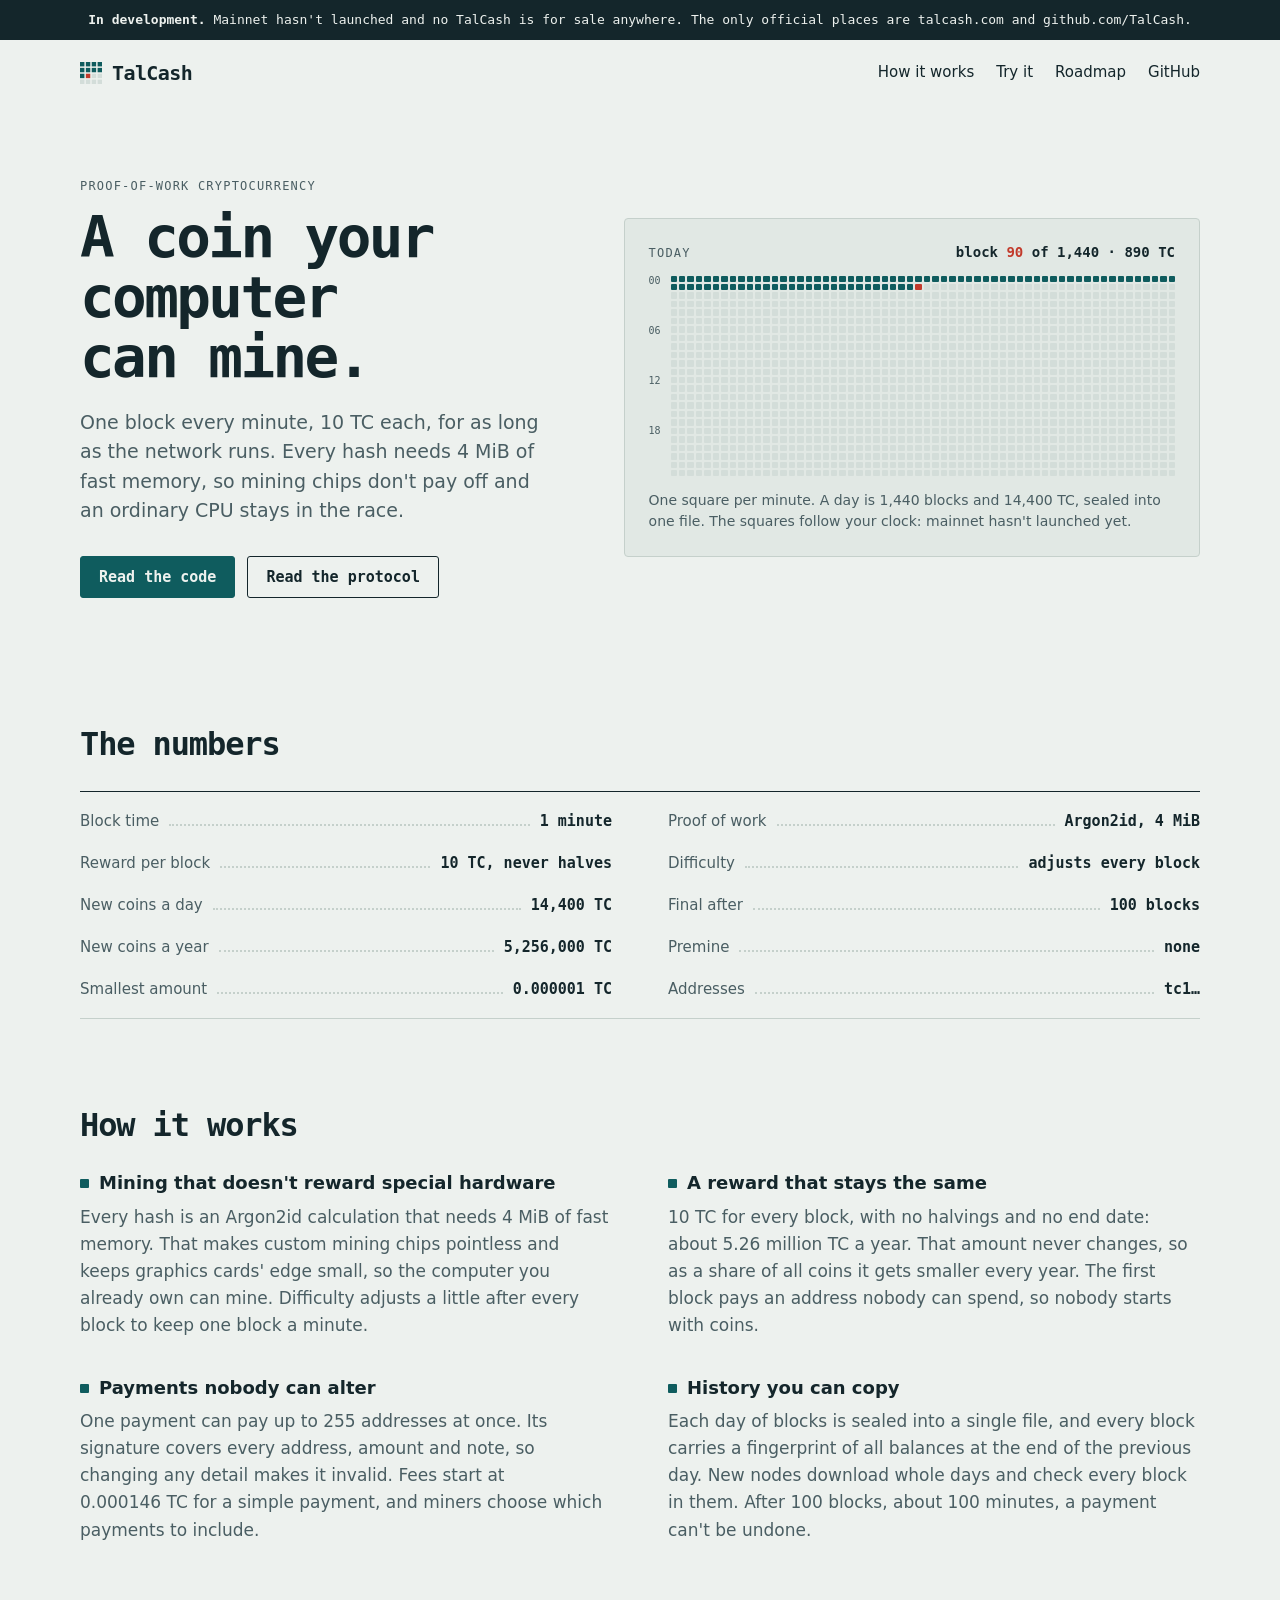
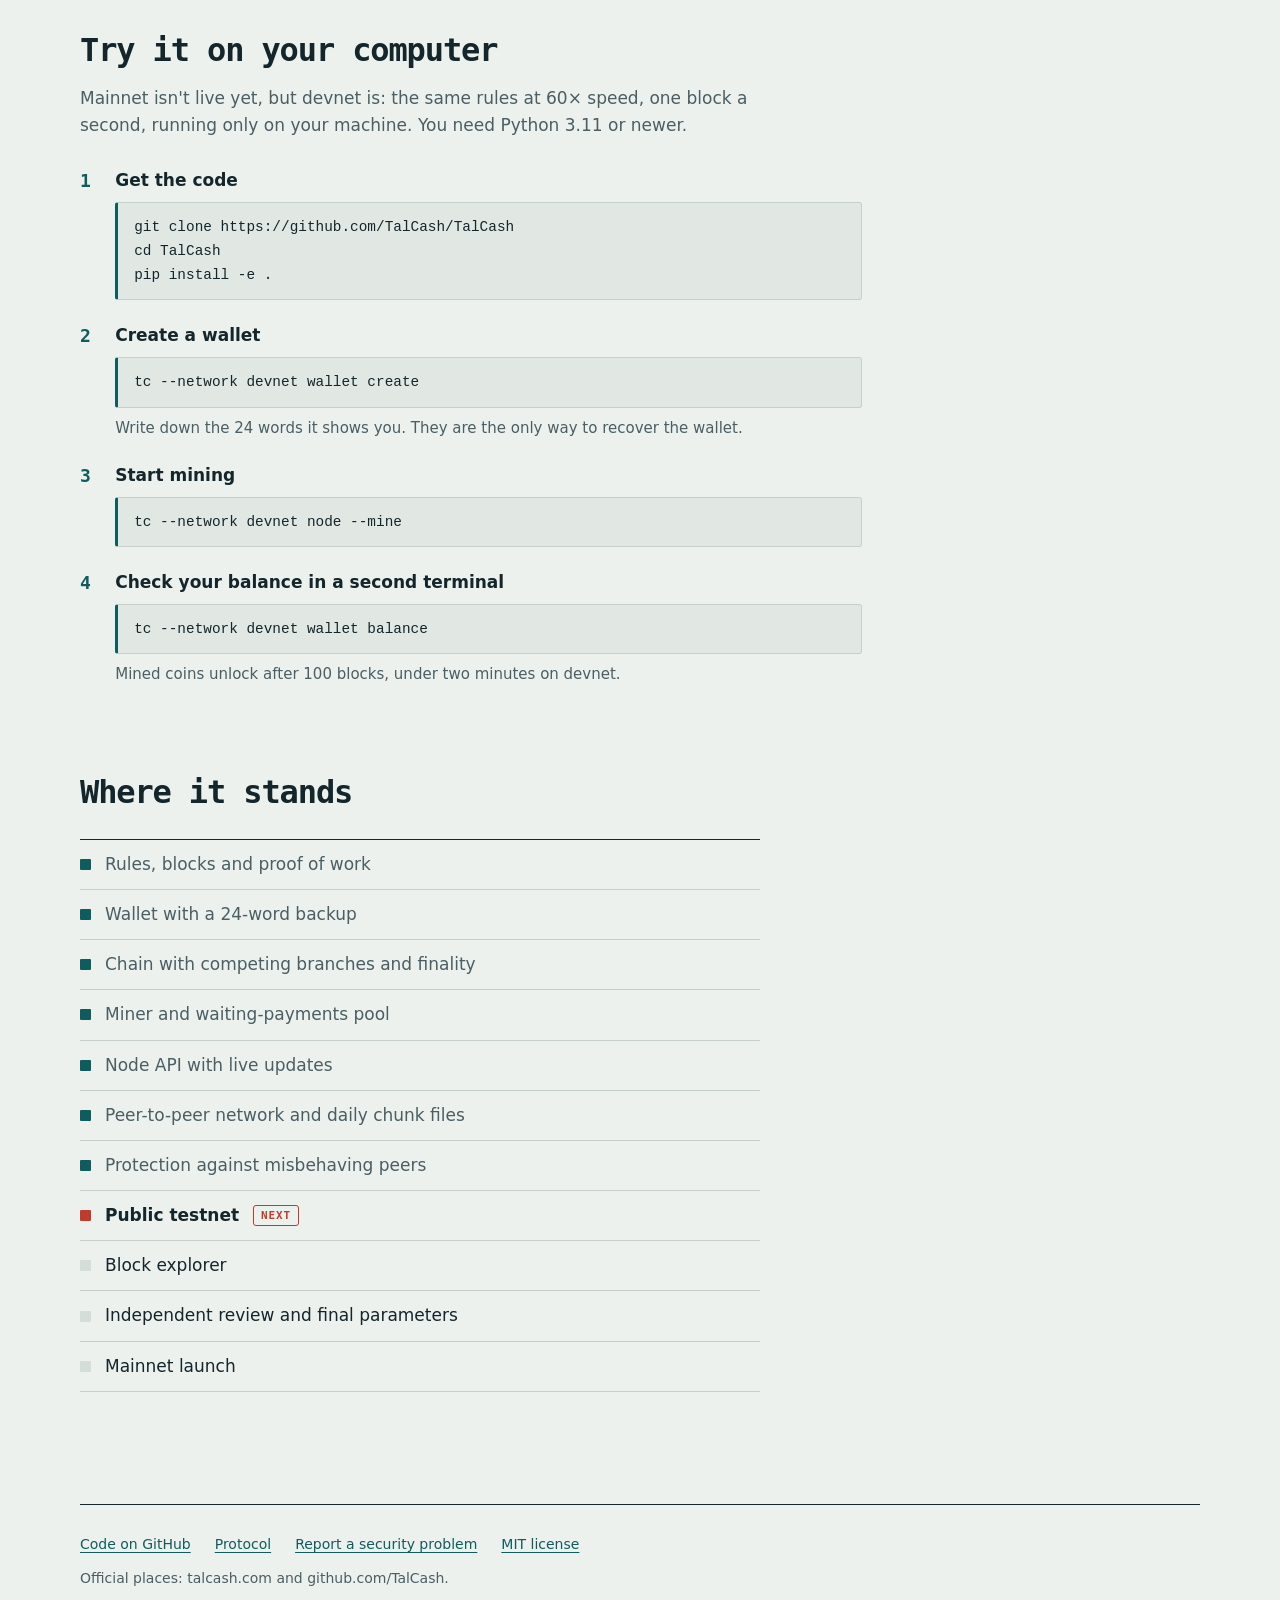
<file: index.html>
<!doctype html>
<html lang="en">
<head>
  <meta charset="utf-8">
  <meta name="viewport" content="width=device-width, initial-scale=1">
  <title>TalCash · A coin your computer can mine</title>
  <meta name="description" content="TalCash is a proof-of-work cryptocurrency anyone can mine with an ordinary computer: one block a minute, 10 TC per block, for as long as the network runs.">
  <meta name="color-scheme" content="light dark">
  <meta name="theme-color" content="#edf1ee" media="(prefers-color-scheme: light)">
  <meta name="theme-color" content="#0d1a1d" media="(prefers-color-scheme: dark)">
  <meta property="og:type" content="website">
  <meta property="og:url" content="https://talcash.com/">
  <meta property="og:title" content="TalCash · A coin your computer can mine">
  <meta property="og:description" content="One block a minute, 10 TC each, mined with memory-hard Argon2id so an ordinary CPU stays in the race.">
  <link rel="canonical" href="https://talcash.com/">
  <link rel="icon" href="favicon.svg" type="image/svg+xml">
  <link rel="stylesheet" href="styles.css">
  <script src="day.js" defer></script>
</head>
<body>
  <a class="skip" href="#main">Skip to content</a>

  <p class="notice"><strong>In development.</strong> Mainnet hasn't launched and no TalCash is for sale anywhere.
    <span class="notice-more">The only official places are talcash.com and github.com/TalCash.</span></p>

  <header class="top">
    <a class="brand" href="./" aria-label="TalCash home">
      <svg class="mark" viewBox="0 0 15 15" aria-hidden="true">
        <rect class="past" x="0" y="0" width="3" height="3"/><rect class="past" x="4" y="0" width="3" height="3"/>
        <rect class="past" x="8" y="0" width="3" height="3"/><rect class="past" x="12" y="0" width="3" height="3"/>
        <rect class="past" x="0" y="4" width="3" height="3"/><rect class="past" x="4" y="4" width="3" height="3"/>
        <rect class="past" x="8" y="4" width="3" height="3"/><rect class="past" x="12" y="4" width="3" height="3"/>
        <rect class="past" x="0" y="8" width="3" height="3"/><rect class="now" x="4" y="8" width="3" height="3"/>
        <rect class="later" x="8" y="8" width="3" height="3"/><rect class="later" x="12" y="8" width="3" height="3"/>
        <rect class="later" x="0" y="12" width="3" height="3"/><rect class="later" x="4" y="12" width="3" height="3"/>
        <rect class="later" x="8" y="12" width="3" height="3"/><rect class="later" x="12" y="12" width="3" height="3"/>
      </svg>
      <span>TalCash</span>
    </a>
    <nav class="nav" aria-label="Main">
      <a href="#how">How it works</a>
      <a href="#try">Try it</a>
      <a href="#roadmap">Roadmap</a>
      <a href="https://github.com/TalCash/TalCash">GitHub</a>
    </nav>
  </header>

  <main id="main">
    <section class="hero">
      <div class="hero-text">
        <p class="eyebrow">Proof-of-work cryptocurrency</p>
        <h1>A coin your computer can mine.</h1>
        <p class="lede">One block every minute, 10&nbsp;TC each, for as long as the network runs.
          Every hash needs 4&nbsp;MiB of fast memory, so mining chips don't pay off and an ordinary
          CPU stays in the race.</p>
        <div class="actions">
          <a class="button primary" href="https://github.com/TalCash/TalCash">Read the code</a>
          <a class="button" href="https://github.com/TalCash/TalCash/blob/master/docs/PROTOCOL.md">Read the protocol</a>
        </div>
      </div>

      <figure class="today">
        <div class="today-head">
          <span class="label">Today</span>
          <span class="count" data-count>1,440 blocks · 14,400 TC</span>
        </div>
        <div class="today-body">
          <div class="hours" aria-hidden="true"><span>00</span><span>06</span><span>12</span><span>18</span></div>
          <div class="day" data-day role="img" aria-label="A day drawn as 1,440 squares, one for each minute's block"></div>
        </div>
        <figcaption>One square per minute. A day is 1,440 blocks and 14,400&nbsp;TC, sealed into one file.
          The squares follow your clock: mainnet hasn't launched yet.</figcaption>
      </figure>
    </section>

    <section class="block ledger" aria-labelledby="numbers">
      <h2 id="numbers">The numbers</h2>
      <dl>
        <div><dt>Block time</dt><dd>1 minute</dd></div>
        <div><dt>Reward per block</dt><dd>10 TC, never halves</dd></div>
        <div><dt>New coins a day</dt><dd>14,400 TC</dd></div>
        <div><dt>New coins a year</dt><dd>5,256,000 TC</dd></div>
        <div><dt>Smallest amount</dt><dd>0.000001 TC</dd></div>
        <div><dt>Proof of work</dt><dd>Argon2id, 4 MiB</dd></div>
        <div><dt>Difficulty</dt><dd>adjusts every block</dd></div>
        <div><dt>Final after</dt><dd>100 blocks</dd></div>
        <div><dt>Premine</dt><dd>none</dd></div>
        <div><dt>Addresses</dt><dd>tc1…</dd></div>
      </dl>
    </section>

    <section class="block" id="how" aria-labelledby="how-title">
      <h2 id="how-title">How it works</h2>
      <div class="points">
        <article class="point">
          <h3>Mining that doesn't reward special hardware</h3>
          <p>Every hash is an Argon2id calculation that needs 4&nbsp;MiB of fast memory. That makes custom
            mining chips pointless and keeps graphics cards' edge small, so the computer you already own can
            mine. Difficulty adjusts a little after every block to keep one block a minute.</p>
        </article>
        <article class="point">
          <h3>A reward that stays the same</h3>
          <p>10&nbsp;TC for every block, with no halvings and no end date: about 5.26 million TC a year.
            That amount never changes, so as a share of all coins it gets smaller every year. The first
            block pays an address nobody can spend, so nobody starts with coins.</p>
        </article>
        <article class="point">
          <h3>Payments nobody can alter</h3>
          <p>One payment can pay up to 255 addresses at once. Its signature covers every address, amount and
            note, so changing any detail makes it invalid. Fees start at 0.000146&nbsp;TC for a simple
            payment, and miners choose which payments to include.</p>
        </article>
        <article class="point">
          <h3>History you can copy</h3>
          <p>Each day of blocks is sealed into a single file, and every block carries a fingerprint of all
            balances at the end of the previous day. New nodes download whole days and check every block in them. After 100 blocks, about
            100 minutes, a payment can't be undone.</p>
        </article>
      </div>
    </section>

    <section class="block" id="try" aria-labelledby="try-title">
      <h2 id="try-title">Try it on your computer</h2>
      <p class="intro">Mainnet isn't live yet, but devnet is: the same rules at 60× speed, one block a second,
        running only on your machine. You need Python 3.11 or newer.</p>
      <ol class="steps">
        <li>
          <p class="step-title">Get the code</p>
          <pre><code>git clone https://github.com/TalCash/TalCash
cd TalCash
pip install -e .</code></pre>
        </li>
        <li>
          <p class="step-title">Create a wallet</p>
          <pre><code>tc --network devnet wallet create</code></pre>
          <p class="step-note">Write down the 24 words it shows you. They are the only way to recover the wallet.</p>
        </li>
        <li>
          <p class="step-title">Start mining</p>
          <pre><code>tc --network devnet node --mine</code></pre>
        </li>
        <li>
          <p class="step-title">Check your balance in a second terminal</p>
          <pre><code>tc --network devnet wallet balance</code></pre>
          <p class="step-note">Mined coins unlock after 100 blocks, under two minutes on devnet.</p>
        </li>
      </ol>
    </section>

    <section class="block" id="roadmap" aria-labelledby="roadmap-title">
      <h2 id="roadmap-title">Where it stands</h2>
      <ol class="road">
        <li class="done">Rules, blocks and proof of work</li>
        <li class="done">Wallet with a 24-word backup</li>
        <li class="done">Chain with competing branches and finality</li>
        <li class="done">Miner and waiting-payments pool</li>
        <li class="done">Node API with live updates</li>
        <li class="done">Peer-to-peer network and daily chunk files</li>
        <li class="done">Protection against misbehaving peers</li>
        <li class="now">Public testnet <span class="tag">Next</span></li>
        <li class="later">Block explorer</li>
        <li class="later">Independent review and final parameters</li>
        <li class="later">Mainnet launch</li>
      </ol>
    </section>
  </main>

  <footer class="foot">
    <nav class="foot-links" aria-label="Project">
      <a href="https://github.com/TalCash/TalCash">Code on GitHub</a>
      <a href="https://github.com/TalCash/TalCash/blob/master/docs/PROTOCOL.md">Protocol</a>
      <a href="https://github.com/TalCash/TalCash/blob/master/SECURITY.md">Report a security problem</a>
      <a href="https://github.com/TalCash/TalCash/blob/master/LICENSE">MIT license</a>
    </nav>
    <p>Official places: talcash.com and github.com/TalCash.</p>
  </footer>
</body>
</html>
</file>
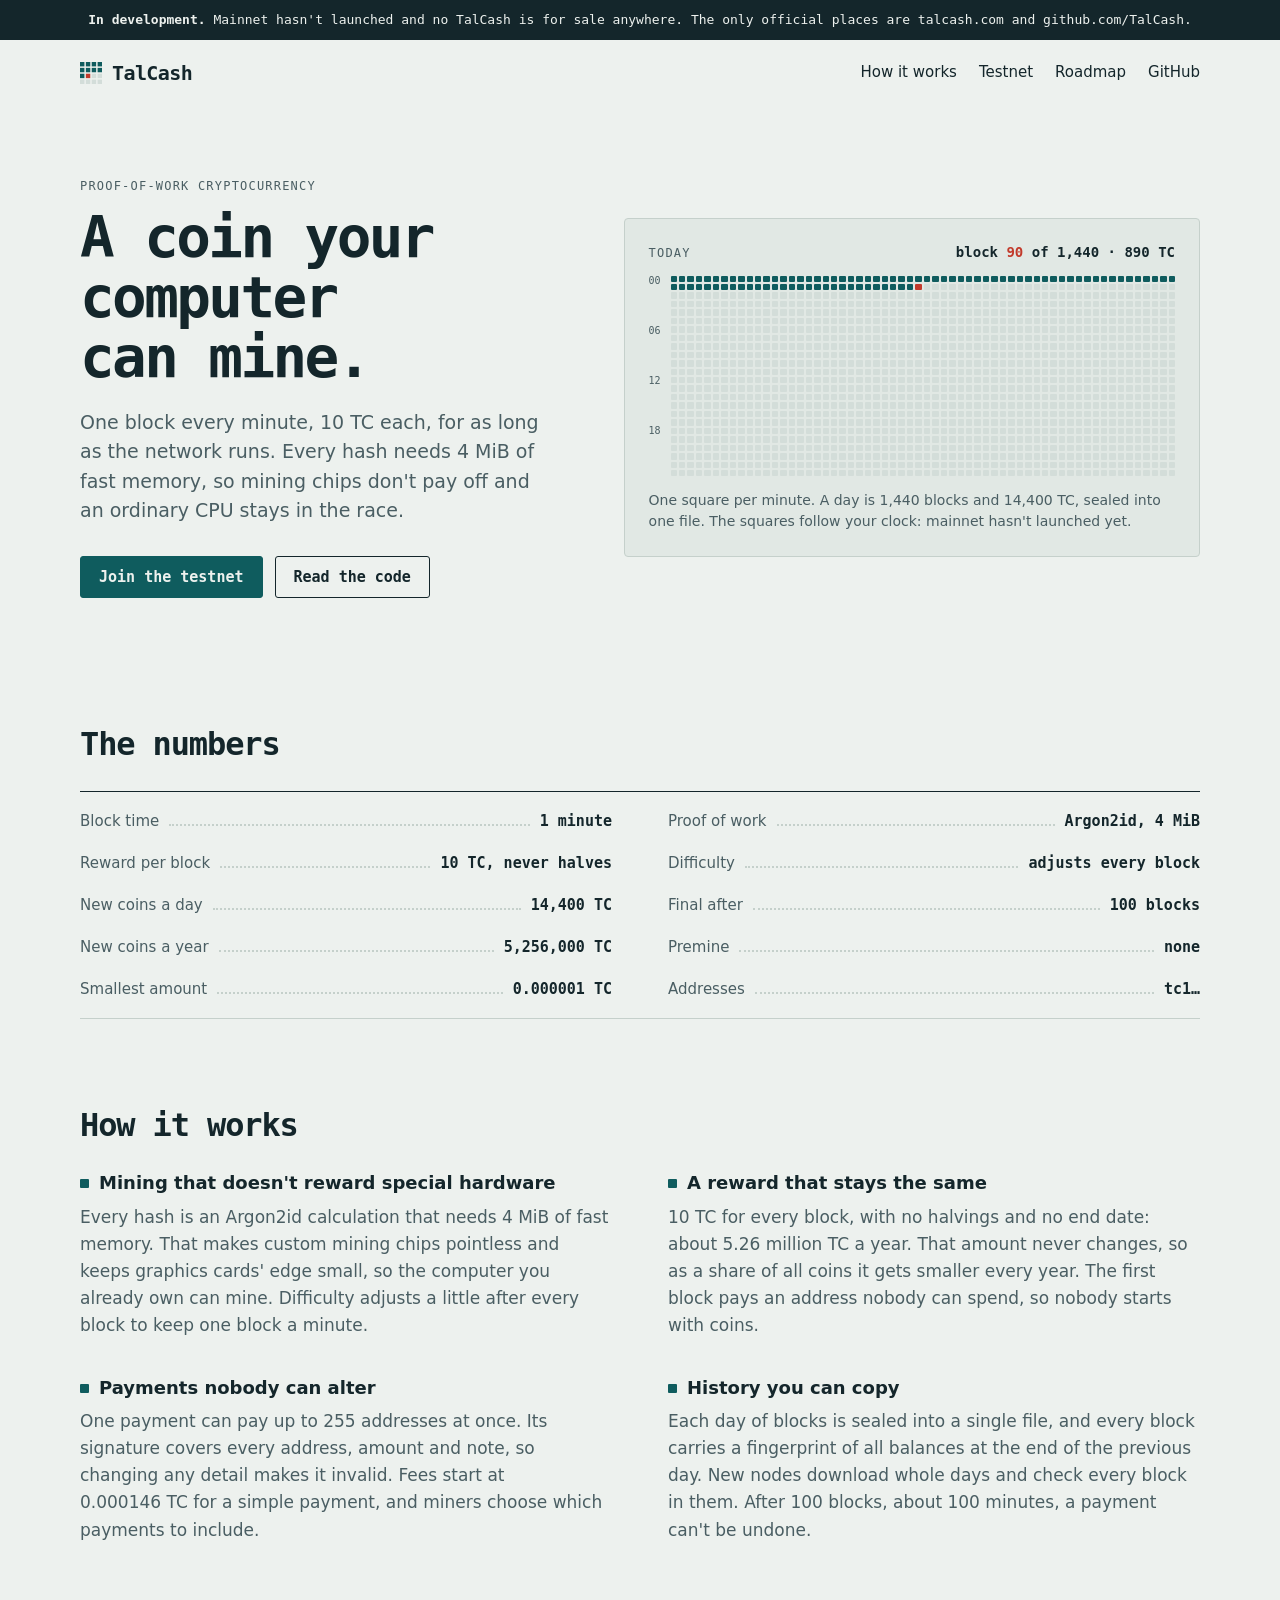
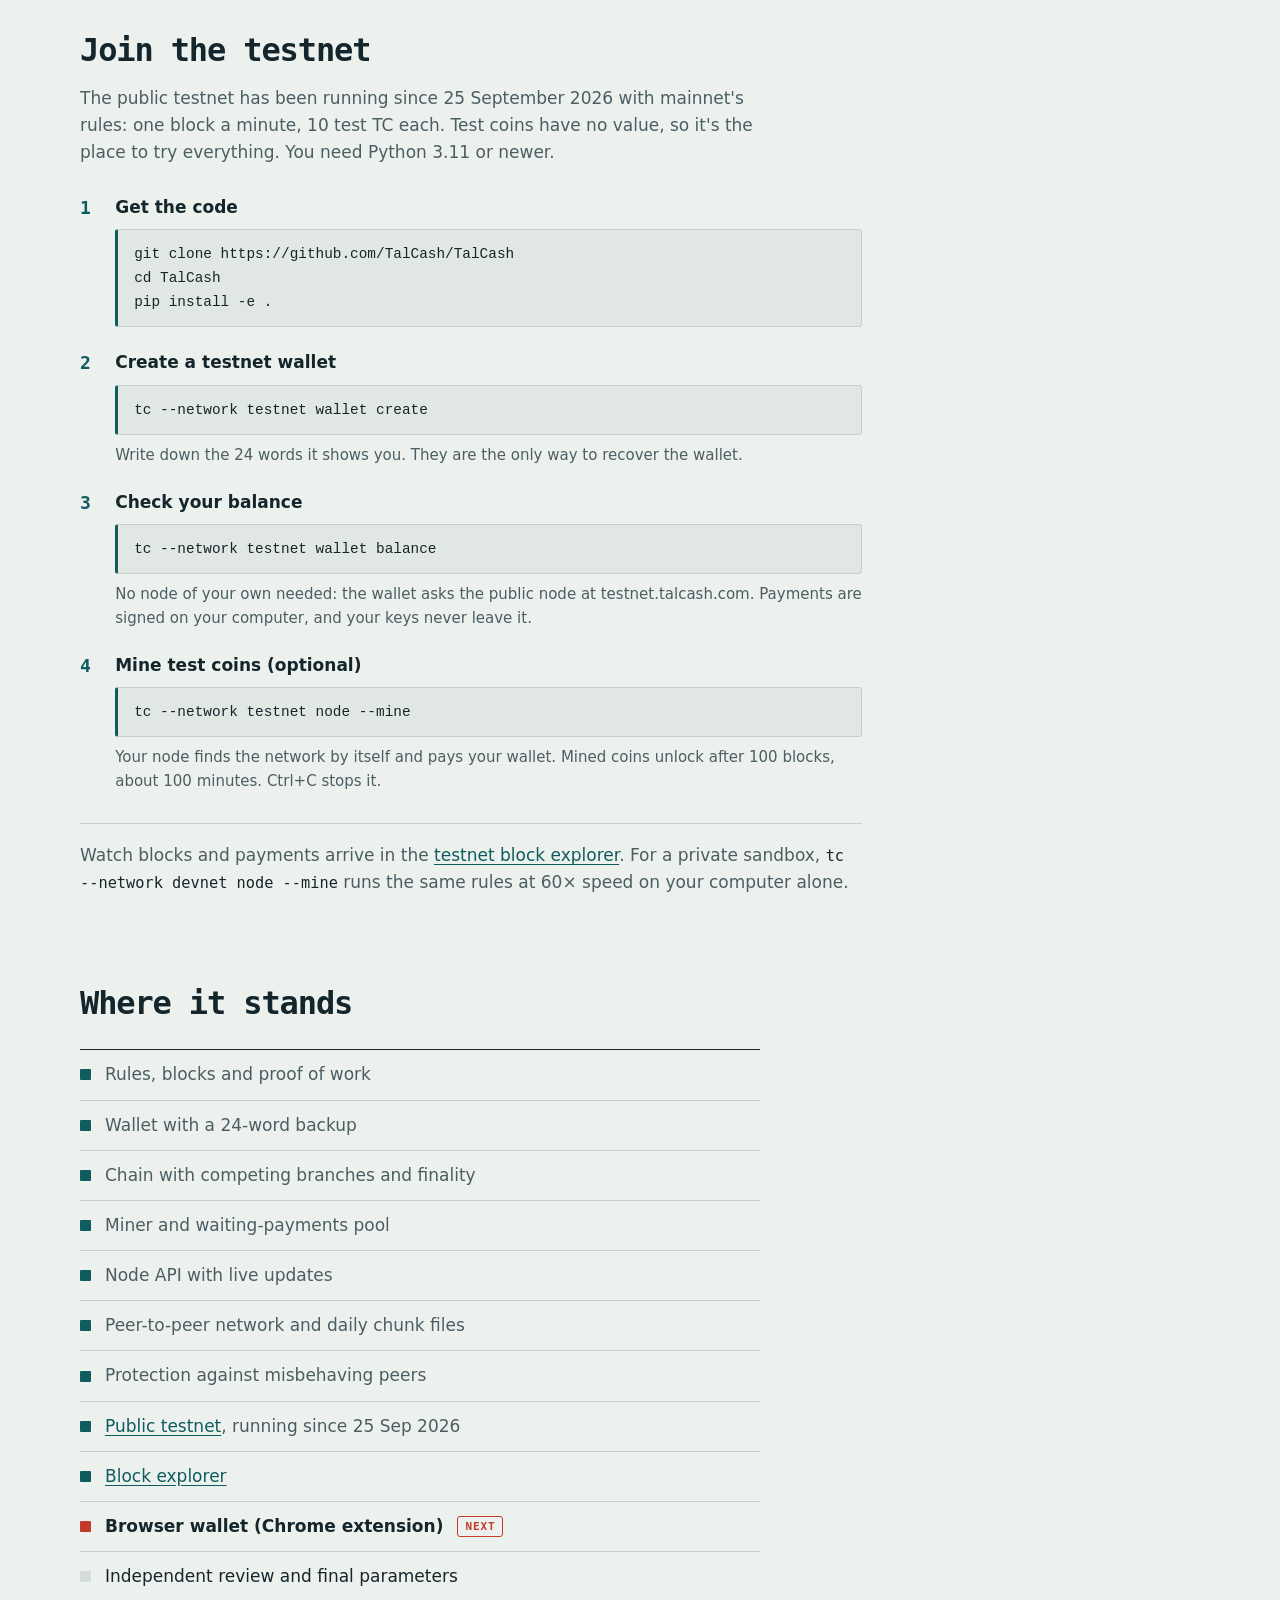
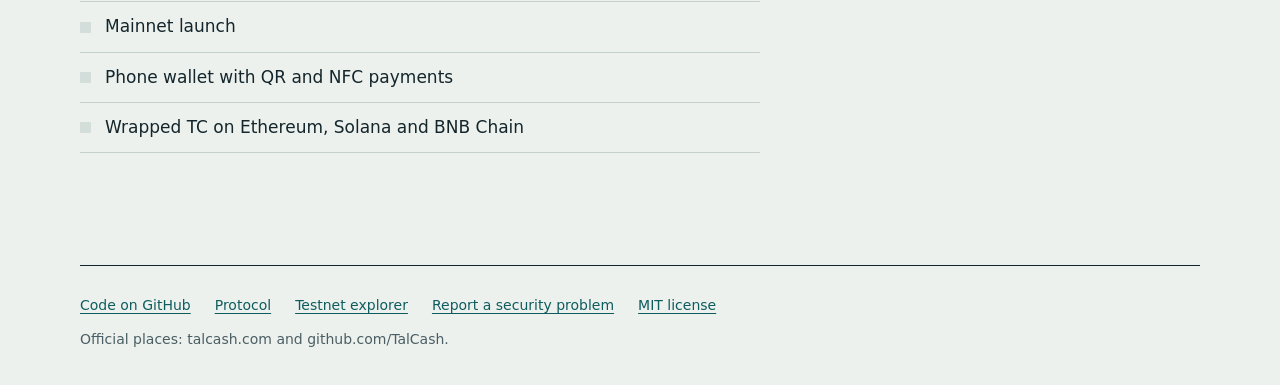
<file: public/index.html>
<!doctype html>
<html lang="en">
<head>
  <meta charset="utf-8">
  <meta name="viewport" content="width=device-width, initial-scale=1">
  <title>TalCash · A coin your computer can mine</title>
  <meta name="description" content="TalCash is a proof-of-work cryptocurrency anyone can mine with an ordinary computer: one block a minute, 10 TC per block, for as long as the network runs.">
  <meta name="color-scheme" content="light dark">
  <meta name="theme-color" content="#edf1ee" media="(prefers-color-scheme: light)">
  <meta name="theme-color" content="#0d1a1d" media="(prefers-color-scheme: dark)">
  <meta property="og:type" content="website">
  <meta property="og:url" content="https://talcash.com/">
  <meta property="og:title" content="TalCash · A coin your computer can mine">
  <meta property="og:description" content="One block a minute, 10 TC each, mined with memory-hard Argon2id so an ordinary CPU stays in the race.">
  <link rel="canonical" href="https://talcash.com/">
  <link rel="icon" href="favicon.svg" type="image/svg+xml">
  <link rel="stylesheet" href="styles.css">
  <script src="day.js" defer></script>
</head>
<body>
  <a class="skip" href="#main">Skip to content</a>

  <p class="notice"><strong>In development.</strong> Mainnet hasn't launched and no TalCash is for sale anywhere.
    <span class="notice-more">The only official places are talcash.com and github.com/TalCash.</span></p>

  <header class="top">
    <a class="brand" href="./" aria-label="TalCash home">
      <svg class="mark" viewBox="0 0 15 15" aria-hidden="true">
        <rect class="past" x="0" y="0" width="3" height="3"/><rect class="past" x="4" y="0" width="3" height="3"/>
        <rect class="past" x="8" y="0" width="3" height="3"/><rect class="past" x="12" y="0" width="3" height="3"/>
        <rect class="past" x="0" y="4" width="3" height="3"/><rect class="past" x="4" y="4" width="3" height="3"/>
        <rect class="past" x="8" y="4" width="3" height="3"/><rect class="past" x="12" y="4" width="3" height="3"/>
        <rect class="past" x="0" y="8" width="3" height="3"/><rect class="now" x="4" y="8" width="3" height="3"/>
        <rect class="later" x="8" y="8" width="3" height="3"/><rect class="later" x="12" y="8" width="3" height="3"/>
        <rect class="later" x="0" y="12" width="3" height="3"/><rect class="later" x="4" y="12" width="3" height="3"/>
        <rect class="later" x="8" y="12" width="3" height="3"/><rect class="later" x="12" y="12" width="3" height="3"/>
      </svg>
      <span>TalCash</span>
    </a>
    <nav class="nav" aria-label="Main">
      <a href="#how">How it works</a>
      <a href="#testnet">Testnet</a>
      <a href="#roadmap">Roadmap</a>
      <a href="https://github.com/TalCash/TalCash">GitHub</a>
    </nav>
  </header>

  <main id="main">
    <section class="hero">
      <div class="hero-text">
        <p class="eyebrow">Proof-of-work cryptocurrency</p>
        <h1>A coin your computer can mine.</h1>
        <p class="lede">One block every minute, 10&nbsp;TC each, for as long as the network runs.
          Every hash needs 4&nbsp;MiB of fast memory, so mining chips don't pay off and an ordinary
          CPU stays in the race.</p>
        <div class="actions">
          <a class="button primary" href="#testnet">Join the testnet</a>
          <a class="button" href="https://github.com/TalCash/TalCash">Read the code</a>
        </div>
      </div>

      <figure class="today">
        <div class="today-head">
          <span class="label">Today</span>
          <span class="count" data-count>1,440 blocks · 14,400 TC</span>
        </div>
        <div class="today-body">
          <div class="hours" aria-hidden="true"><span>00</span><span>06</span><span>12</span><span>18</span></div>
          <div class="day" data-day role="img" aria-label="A day drawn as 1,440 squares, one for each minute's block"></div>
        </div>
        <figcaption>One square per minute. A day is 1,440 blocks and 14,400&nbsp;TC, sealed into one file.
          The squares follow your clock: mainnet hasn't launched yet.</figcaption>
      </figure>
    </section>

    <section class="block ledger" aria-labelledby="numbers">
      <h2 id="numbers">The numbers</h2>
      <dl>
        <div><dt>Block time</dt><dd>1 minute</dd></div>
        <div><dt>Reward per block</dt><dd>10 TC, never halves</dd></div>
        <div><dt>New coins a day</dt><dd>14,400 TC</dd></div>
        <div><dt>New coins a year</dt><dd>5,256,000 TC</dd></div>
        <div><dt>Smallest amount</dt><dd>0.000001 TC</dd></div>
        <div><dt>Proof of work</dt><dd>Argon2id, 4 MiB</dd></div>
        <div><dt>Difficulty</dt><dd>adjusts every block</dd></div>
        <div><dt>Final after</dt><dd>100 blocks</dd></div>
        <div><dt>Premine</dt><dd>none</dd></div>
        <div><dt>Addresses</dt><dd>tc1…</dd></div>
      </dl>
    </section>

    <section class="block" id="how" aria-labelledby="how-title">
      <h2 id="how-title">How it works</h2>
      <div class="points">
        <article class="point">
          <h3>Mining that doesn't reward special hardware</h3>
          <p>Every hash is an Argon2id calculation that needs 4&nbsp;MiB of fast memory. That makes custom
            mining chips pointless and keeps graphics cards' edge small, so the computer you already own can
            mine. Difficulty adjusts a little after every block to keep one block a minute.</p>
        </article>
        <article class="point">
          <h3>A reward that stays the same</h3>
          <p>10&nbsp;TC for every block, with no halvings and no end date: about 5.26 million TC a year.
            That amount never changes, so as a share of all coins it gets smaller every year. The first
            block pays an address nobody can spend, so nobody starts with coins.</p>
        </article>
        <article class="point">
          <h3>Payments nobody can alter</h3>
          <p>One payment can pay up to 255 addresses at once. Its signature covers every address, amount and
            note, so changing any detail makes it invalid. Fees start at 0.000146&nbsp;TC for a simple
            payment, and miners choose which payments to include.</p>
        </article>
        <article class="point">
          <h3>History you can copy</h3>
          <p>Each day of blocks is sealed into a single file, and every block carries a fingerprint of all
            balances at the end of the previous day. New nodes download whole days and check every block in them. After 100 blocks, about
            100 minutes, a payment can't be undone.</p>
        </article>
      </div>
    </section>

    <section class="block" id="testnet" aria-labelledby="testnet-title">
      <h2 id="testnet-title">Join the testnet</h2>
      <p class="intro">The public testnet has been running since 25&nbsp;September 2026 with mainnet's rules:
        one block a minute, 10 test TC each. Test coins have no value, so it's the place to try everything.
        You need Python 3.11 or newer.</p>
      <ol class="steps">
        <li>
          <p class="step-title">Get the code</p>
          <pre><code>git clone https://github.com/TalCash/TalCash
cd TalCash
pip install -e .</code></pre>
        </li>
        <li>
          <p class="step-title">Create a testnet wallet</p>
          <pre><code>tc --network testnet wallet create</code></pre>
          <p class="step-note">Write down the 24 words it shows you. They are the only way to recover the wallet.</p>
        </li>
        <li>
          <p class="step-title">Check your balance</p>
          <pre><code>tc --network testnet wallet balance</code></pre>
          <p class="step-note">No node of your own needed: the wallet asks the public node at testnet.talcash.com.
            Payments are signed on your computer, and your keys never leave it.</p>
        </li>
        <li>
          <p class="step-title">Mine test coins (optional)</p>
          <pre><code>tc --network testnet node --mine</code></pre>
          <p class="step-note">Your node finds the network by itself and pays your wallet. Mined coins unlock
            after 100 blocks, about 100 minutes. Ctrl+C stops it.</p>
        </li>
      </ol>
      <p class="after-steps">Watch blocks and payments arrive in the
        <a href="https://testnet-explorer.talcash.com">testnet block explorer</a>. For a private sandbox,
        <code>tc --network devnet node --mine</code> runs the same rules at 60× speed on your computer alone.</p>
    </section>

    <section class="block" id="roadmap" aria-labelledby="roadmap-title">
      <h2 id="roadmap-title">Where it stands</h2>
      <ol class="road">
        <li class="done">Rules, blocks and proof of work</li>
        <li class="done">Wallet with a 24-word backup</li>
        <li class="done">Chain with competing branches and finality</li>
        <li class="done">Miner and waiting-payments pool</li>
        <li class="done">Node API with live updates</li>
        <li class="done">Peer-to-peer network and daily chunk files</li>
        <li class="done">Protection against misbehaving peers</li>
        <li class="done"><span><a href="#testnet">Public testnet</a>, running since 25 Sep 2026</span></li>
        <li class="done"><a href="https://testnet-explorer.talcash.com">Block explorer</a></li>
        <li class="now">Browser wallet (Chrome extension) <span class="tag">Next</span></li>
        <li class="later">Independent review and final parameters</li>
        <li class="later">Mainnet launch</li>
        <li class="later">Phone wallet with QR and NFC payments</li>
        <li class="later">Wrapped TC on Ethereum, Solana and BNB Chain</li>
      </ol>
    </section>
  </main>

  <footer class="foot">
    <nav class="foot-links" aria-label="Project">
      <a href="https://github.com/TalCash/TalCash">Code on GitHub</a>
      <a href="https://github.com/TalCash/TalCash/blob/master/docs/PROTOCOL.md">Protocol</a>
      <a href="https://testnet-explorer.talcash.com">Testnet explorer</a>
      <a href="https://github.com/TalCash/TalCash/blob/master/SECURITY.md">Report a security problem</a>
      <a href="https://github.com/TalCash/TalCash/blob/master/LICENSE">MIT license</a>
    </nav>
    <p>Official places: talcash.com and github.com/TalCash.</p>
  </footer>
</body>
</html>
</file>
<file: styles.css>
/* TalCash: security-paper palette, one day of blocks as the signature. */

:root {
  --paper: #edf1ee;      /* cool banknote paper */
  --panel: #e1e8e4;
  --ink: #14262b;        /* text */
  --ink-soft: #4a5e63;
  --teal: #0f5c5e;       /* intaglio ink: blocks already found */
  --red: #c23a2b;        /* serial-number red: the current block */
  --cell: #d3ddd9;       /* blocks still to come */
  --rule: #c5d0cb;

  --mono: ui-monospace, "Cascadia Mono", "Cascadia Code", "SF Mono", "JetBrains Mono", Menlo, Consolas,
    "DejaVu Sans Mono", monospace;
  --sans: system-ui, -apple-system, "Segoe UI", Roboto, "Helvetica Neue", Arial, sans-serif;

  --page: min(1120px, 100% - 2 * clamp(16px, 4vw, 40px));
  color-scheme: light;
}

@media (prefers-color-scheme: dark) {
  :root {
    --paper: #0d1a1d;
    --panel: #132529;
    --ink: #e3ebe7;
    --ink-soft: #9cb0ab;
    --teal: #4fb8ae;
    --red: #ff6a55;
    --cell: #1d3337;
    --rule: #24393d;
    color-scheme: dark;
  }
}

*,
*::before,
*::after {
  box-sizing: border-box;
}

html {
  scroll-behavior: smooth;
}

body {
  margin: 0;
  background: var(--paper);
  color: var(--ink);
  font: 400 1.0625rem/1.6 var(--sans);
  -webkit-text-size-adjust: 100%;
}

a {
  color: var(--teal);
  text-underline-offset: 0.18em;
}

a:focus-visible,
.button:focus-visible {
  outline: 2px solid var(--red);
  outline-offset: 3px;
  border-radius: 2px;
}

.skip {
  position: absolute;
  left: -999px;
  top: 8px;
  padding: 8px 12px;
  background: var(--ink);
  color: var(--paper);
}

.skip:focus {
  left: 8px;
  z-index: 10;
}

/* --- notice and header ------------------------------------------------------ */

.notice {
  margin: 0;
  padding: 10px 16px;
  background: var(--ink);
  color: var(--paper);
  font: 400 0.8125rem/1.5 var(--mono);
  text-align: center;
  text-wrap: balance;
}

.top {
  width: var(--page);
  margin: 0 auto;
  padding: 22px 0;
  display: flex;
  align-items: center;
  justify-content: space-between;
  gap: 16px 24px;
  flex-wrap: wrap;
}

.brand {
  display: inline-flex;
  align-items: center;
  gap: 10px;
  color: var(--ink);
  text-decoration: none;
  font: 700 1.25rem/1 var(--mono);
  letter-spacing: -0.03em;
}

.mark {
  width: 22px;
  height: 22px;
}

.mark .past {
  fill: var(--teal);
}

.mark .now {
  fill: var(--red);
}

.mark .later {
  fill: var(--cell);
}

.nav {
  display: flex;
  flex-wrap: wrap;
  gap: 6px 22px;
  font: 500 0.9375rem/1.4 var(--sans);
}

.nav a {
  color: var(--ink);
  text-decoration: none;
}

.nav a:hover {
  color: var(--teal);
  text-decoration: underline;
}

/* --- hero --------------------------------------------------------------------- */

main {
  width: var(--page);
  margin: 0 auto;
}

.hero {
  display: grid;
  gap: clamp(36px, 6vw, 72px);
  align-items: center;
  padding: clamp(28px, 6vw, 72px) 0 clamp(20px, 4vw, 40px);
}

@media (min-width: 960px) {
  .hero {
    grid-template-columns: minmax(0, 0.9fr) minmax(0, 1.1fr);
  }
}

.eyebrow,
.label {
  margin: 0;
  color: var(--ink-soft);
  font: 500 0.75rem/1.4 var(--mono);
  letter-spacing: 0.1em;
  text-transform: uppercase;
}

h1 {
  margin: 14px 0 20px;
  font: 700 clamp(2.25rem, 1.3rem + 3.6vw, 3.6rem)/1.04 var(--mono);
  letter-spacing: -0.045em;
  text-wrap: balance;
}

.lede {
  margin: 0;
  max-width: 34em;
  color: var(--ink-soft);
  font-size: 1.1875rem;
  line-height: 1.55;
}

.actions {
  display: flex;
  flex-wrap: wrap;
  gap: 12px;
  margin-top: 30px;
}

.button {
  display: inline-block;
  padding: 11px 18px;
  border: 1.5px solid var(--ink);
  border-radius: 3px;
  color: var(--ink);
  font: 600 0.9375rem/1.2 var(--mono);
  text-decoration: none;
  transition: background-color 0.15s, color 0.15s;
}

.button:hover {
  background: var(--ink);
  color: var(--paper);
}

.button.primary {
  border-color: var(--teal);
  background: var(--teal);
  color: var(--paper);
}

.button.primary:hover {
  border-color: var(--ink);
  background: var(--ink);
}

/* --- today: one day of blocks ---------------------------------------------------- */

.today {
  margin: 0;
  padding: clamp(16px, 2.5vw, 24px);
  background: var(--panel);
  border: 1px solid var(--rule);
  border-radius: 4px;
}

.today-head {
  display: flex;
  justify-content: space-between;
  align-items: baseline;
  gap: 12px;
  margin-bottom: 14px;
}

.count {
  font: 600 0.875rem/1.3 var(--mono);
  font-variant-numeric: tabular-nums;
  text-align: right;
}

.count b {
  color: var(--red);
  font-weight: 700;
}

.today-body {
  display: grid;
  grid-template-columns: auto minmax(0, 1fr);
  gap: 8px;
}

/* Hour labels at rows 0, 6, 12 and 18: a quarter of the grid apart. */
.hours {
  position: relative;
  width: 1.4em;
  color: var(--ink-soft);
  font: 500 0.625rem/1 var(--mono);
}

.hours span {
  position: absolute;
  left: 0;
}

.hours span:nth-child(1) { top: 0; }
.hours span:nth-child(2) { top: 25%; }
.hours span:nth-child(3) { top: 50%; }
.hours span:nth-child(4) { top: 75%; }

.day {
  display: grid;
  grid-template-columns: repeat(60, minmax(0, 1fr));
  gap: 2px;
}

/* Without JavaScript: the same grid, drawn as a pattern. */
.day:empty {
  aspect-ratio: 60 / 24;
  background-color: var(--cell);
  background-image:
    linear-gradient(to right, var(--panel) 2px, transparent 2px),
    linear-gradient(to bottom, var(--panel) 2px, transparent 2px);
  background-size: calc(100% / 60) calc(100% / 24);
}

.day i {
  display: block;
  aspect-ratio: 1;
  border-radius: 1px;
  background: var(--cell);
}

.day i.past {
  background: var(--teal);
}

.day i.now {
  background: var(--red);
  animation: blink 1.6s ease-in-out infinite;
}

@keyframes blink {
  50% {
    opacity: 0.3;
  }
}

.today figcaption {
  margin-top: 14px;
  color: var(--ink-soft);
  font-size: 0.875rem;
  line-height: 1.5;
}

/* Phones: 40 minutes per row instead of 60, so the squares stay visible.
   36 rows still put 06:00, 12:00 and 18:00 exactly a quarter of the way down each. */
@media (max-width: 600px) {
  .day {
    grid-template-columns: repeat(40, minmax(0, 1fr));
    gap: 1.5px;
  }

  .day:empty {
    aspect-ratio: 40 / 36;
    background-size: calc(100% / 40) calc(100% / 36);
  }

  .notice-more {
    display: none;
  }
}

/* --- sections -------------------------------------------------------------------- */

.block {
  padding: clamp(48px, 8vw, 88px) 0 0;
}

h2 {
  margin: 0 0 28px;
  font: 700 clamp(1.5rem, 1.1rem + 1.4vw, 2rem)/1.15 var(--mono);
  letter-spacing: -0.035em;
}

/* the numbers: a ledger with dotted leaders */

.ledger dl {
  display: grid;
  gap: 0 56px;
  margin: 0;
  border-top: 1.5px solid var(--ink);
}

@media (min-width: 760px) {
  .ledger dl {
    grid-template-columns: 1fr 1fr;
    grid-auto-flow: column;
    grid-template-rows: repeat(5, auto);
  }
}

.ledger dl {
  padding: 8px 0;
  border-bottom: 1px solid var(--rule);
}

.ledger dl div {
  display: flex;
  align-items: baseline;
  padding: 9px 0;
}

.ledger dt {
  display: flex;
  flex: 1;
  align-items: baseline;
  gap: 10px;
  color: var(--ink-soft);
  font-size: 0.9375rem;
}

.ledger dt::after {
  content: "";
  flex: 1;
  min-width: 24px;
  margin-right: 10px;
  border-bottom: 2px dotted var(--rule);
}

.ledger dd {
  margin: 0;
  font: 600 0.9375rem/1.4 var(--mono);
  font-variant-numeric: tabular-nums;
  text-align: right;
}

/* how it works */

.points {
  display: grid;
  gap: 36px 56px;
}

@media (min-width: 760px) {
  .points {
    grid-template-columns: 1fr 1fr;
  }
}

.point h3 {
  display: flex;
  align-items: baseline;
  gap: 10px;
  margin: 0 0 8px;
  font: 650 1.125rem/1.35 var(--sans);
}

.point h3::before {
  content: "";
  flex: none;
  width: 9px;
  height: 9px;
  border-radius: 1px;
  background: var(--teal);
  transform: translateY(-1px);
}

.point p {
  margin: 0;
  color: var(--ink-soft);
}

/* try it */

.intro {
  max-width: 40em;
  margin: -12px 0 28px;
  color: var(--ink-soft);
}

.steps {
  display: grid;
  gap: 22px;
  max-width: 46em;
  margin: 0;
  padding: 0;
  list-style: none;
  counter-reset: step;
}

.steps li {
  display: grid;
  grid-template-columns: 2.2rem minmax(0, 1fr);
  counter-increment: step;
}

.steps li::before {
  content: counter(step);
  grid-row: 1 / span 3;
  color: var(--teal);
  font: 700 1.125rem/1.5 var(--mono);
}

.step-title {
  margin: 0 0 8px;
  font-weight: 600;
}

.steps pre {
  margin: 0;
  padding: 12px 16px;
  overflow-x: auto;
  background: var(--panel);
  border: 1px solid var(--rule);
  border-left: 3px solid var(--teal);
  border-radius: 3px;
  font: 400 0.9rem/1.6 var(--mono);
}

.step-note {
  margin: 8px 0 0;
  color: var(--ink-soft);
  font-size: 0.9375rem;
}

/* roadmap: the same three states as the day grid */

.road {
  display: grid;
  gap: 0;
  max-width: 40em;
  margin: 0;
  padding: 0;
  list-style: none;
  border-top: 1.5px solid var(--ink);
}

.road li {
  display: flex;
  align-items: center;
  gap: 14px;
  padding: 11px 0;
  border-bottom: 1px solid var(--rule);
}

.road li::before {
  content: "";
  flex: none;
  width: 11px;
  height: 11px;
  border-radius: 1px;
  background: var(--cell);
}

.road .done {
  color: var(--ink-soft);
}

.road .done::before {
  background: var(--teal);
}

.road .now {
  font-weight: 650;
}

.road .now::before {
  background: var(--red);
}

.tag {
  padding: 2px 7px;
  border: 1px solid var(--red);
  border-radius: 3px;
  color: var(--red);
  font: 600 0.6875rem/1.4 var(--mono);
  letter-spacing: 0.08em;
  text-transform: uppercase;
}

/* 404 page */

.missing {
  padding: 18vh 0;
}

/* --- footer -------------------------------------------------------------------- */

.foot {
  width: var(--page);
  margin: clamp(64px, 10vw, 112px) auto 0;
  padding: 28px 0 40px;
  border-top: 1.5px solid var(--ink);
  color: var(--ink-soft);
  font-size: 0.875rem;
}

.foot-links {
  display: flex;
  flex-wrap: wrap;
  gap: 8px 24px;
  margin-bottom: 12px;
  font-weight: 500;
}

.foot p {
  margin: 0;
}

@media (prefers-reduced-motion: reduce) {
  html {
    scroll-behavior: auto;
  }

  .day i.now {
    animation: none;
  }

  .button {
    transition: none;
  }
}
</file>
<file: public/styles.css>
/* TalCash: security-paper palette, one day of blocks as the signature. */

:root {
  --paper: #edf1ee;      /* cool banknote paper */
  --panel: #e1e8e4;
  --ink: #14262b;        /* text */
  --ink-soft: #4a5e63;
  --teal: #0f5c5e;       /* intaglio ink: blocks already found */
  --red: #c23a2b;        /* serial-number red: the current block */
  --cell: #d3ddd9;       /* blocks still to come */
  --rule: #c5d0cb;

  --mono: ui-monospace, "Cascadia Mono", "Cascadia Code", "SF Mono", "JetBrains Mono", Menlo, Consolas,
    "DejaVu Sans Mono", monospace;
  --sans: system-ui, -apple-system, "Segoe UI", Roboto, "Helvetica Neue", Arial, sans-serif;

  --page: min(1120px, 100% - 2 * clamp(16px, 4vw, 40px));
  color-scheme: light;
}

@media (prefers-color-scheme: dark) {
  :root {
    --paper: #0d1a1d;
    --panel: #132529;
    --ink: #e3ebe7;
    --ink-soft: #9cb0ab;
    --teal: #4fb8ae;
    --red: #ff6a55;
    --cell: #1d3337;
    --rule: #24393d;
    color-scheme: dark;
  }
}

*,
*::before,
*::after {
  box-sizing: border-box;
}

html {
  scroll-behavior: smooth;
}

body {
  margin: 0;
  background: var(--paper);
  color: var(--ink);
  font: 400 1.0625rem/1.6 var(--sans);
  -webkit-text-size-adjust: 100%;
}

a {
  color: var(--teal);
  text-underline-offset: 0.18em;
}

a:focus-visible,
.button:focus-visible {
  outline: 2px solid var(--red);
  outline-offset: 3px;
  border-radius: 2px;
}

.skip {
  position: absolute;
  left: -999px;
  top: 8px;
  padding: 8px 12px;
  background: var(--ink);
  color: var(--paper);
}

.skip:focus {
  left: 8px;
  z-index: 10;
}

/* --- notice and header ------------------------------------------------------ */

.notice {
  margin: 0;
  padding: 10px 16px;
  background: var(--ink);
  color: var(--paper);
  font: 400 0.8125rem/1.5 var(--mono);
  text-align: center;
  text-wrap: balance;
}

.top {
  width: var(--page);
  margin: 0 auto;
  padding: 22px 0;
  display: flex;
  align-items: center;
  justify-content: space-between;
  gap: 16px 24px;
  flex-wrap: wrap;
}

.brand {
  display: inline-flex;
  align-items: center;
  gap: 10px;
  color: var(--ink);
  text-decoration: none;
  font: 700 1.25rem/1 var(--mono);
  letter-spacing: -0.03em;
}

.mark {
  width: 22px;
  height: 22px;
}

.mark .past {
  fill: var(--teal);
}

.mark .now {
  fill: var(--red);
}

.mark .later {
  fill: var(--cell);
}

.nav {
  display: flex;
  flex-wrap: wrap;
  gap: 6px 22px;
  font: 500 0.9375rem/1.4 var(--sans);
}

.nav a {
  color: var(--ink);
  text-decoration: none;
}

.nav a:hover {
  color: var(--teal);
  text-decoration: underline;
}

/* --- hero --------------------------------------------------------------------- */

main {
  width: var(--page);
  margin: 0 auto;
}

.hero {
  display: grid;
  gap: clamp(36px, 6vw, 72px);
  align-items: center;
  padding: clamp(28px, 6vw, 72px) 0 clamp(20px, 4vw, 40px);
}

@media (min-width: 960px) {
  .hero {
    grid-template-columns: minmax(0, 0.9fr) minmax(0, 1.1fr);
  }
}

.eyebrow,
.label {
  margin: 0;
  color: var(--ink-soft);
  font: 500 0.75rem/1.4 var(--mono);
  letter-spacing: 0.1em;
  text-transform: uppercase;
}

h1 {
  margin: 14px 0 20px;
  font: 700 clamp(2.25rem, 1.3rem + 3.6vw, 3.6rem)/1.04 var(--mono);
  letter-spacing: -0.045em;
  text-wrap: balance;
}

.lede {
  margin: 0;
  max-width: 34em;
  color: var(--ink-soft);
  font-size: 1.1875rem;
  line-height: 1.55;
}

.actions {
  display: flex;
  flex-wrap: wrap;
  gap: 12px;
  margin-top: 30px;
}

.button {
  display: inline-block;
  padding: 11px 18px;
  border: 1.5px solid var(--ink);
  border-radius: 3px;
  color: var(--ink);
  font: 600 0.9375rem/1.2 var(--mono);
  text-decoration: none;
  transition: background-color 0.15s, color 0.15s;
}

.button:hover {
  background: var(--ink);
  color: var(--paper);
}

.button.primary {
  border-color: var(--teal);
  background: var(--teal);
  color: var(--paper);
}

.button.primary:hover {
  border-color: var(--ink);
  background: var(--ink);
}

/* --- today: one day of blocks ---------------------------------------------------- */

.today {
  margin: 0;
  padding: clamp(16px, 2.5vw, 24px);
  background: var(--panel);
  border: 1px solid var(--rule);
  border-radius: 4px;
}

.today-head {
  display: flex;
  justify-content: space-between;
  align-items: baseline;
  gap: 12px;
  margin-bottom: 14px;
}

.count {
  font: 600 0.875rem/1.3 var(--mono);
  font-variant-numeric: tabular-nums;
  text-align: right;
}

.count b {
  color: var(--red);
  font-weight: 700;
}

.today-body {
  display: grid;
  grid-template-columns: auto minmax(0, 1fr);
  gap: 8px;
}

/* Hour labels at rows 0, 6, 12 and 18: a quarter of the grid apart. */
.hours {
  position: relative;
  width: 1.4em;
  color: var(--ink-soft);
  font: 500 0.625rem/1 var(--mono);
}

.hours span {
  position: absolute;
  left: 0;
}

.hours span:nth-child(1) { top: 0; }
.hours span:nth-child(2) { top: 25%; }
.hours span:nth-child(3) { top: 50%; }
.hours span:nth-child(4) { top: 75%; }

.day {
  display: grid;
  grid-template-columns: repeat(60, minmax(0, 1fr));
  gap: 2px;
}

/* Without JavaScript: the same grid, drawn as a pattern. */
.day:empty {
  aspect-ratio: 60 / 24;
  background-color: var(--cell);
  background-image:
    linear-gradient(to right, var(--panel) 2px, transparent 2px),
    linear-gradient(to bottom, var(--panel) 2px, transparent 2px);
  background-size: calc(100% / 60) calc(100% / 24);
}

.day i {
  display: block;
  aspect-ratio: 1;
  border-radius: 1px;
  background: var(--cell);
}

.day i.past {
  background: var(--teal);
}

.day i.now {
  background: var(--red);
  animation: blink 1.6s ease-in-out infinite;
}

@keyframes blink {
  50% {
    opacity: 0.3;
  }
}

.today figcaption {
  margin-top: 14px;
  color: var(--ink-soft);
  font-size: 0.875rem;
  line-height: 1.5;
}

/* Phones: 40 minutes per row instead of 60, so the squares stay visible.
   36 rows still put 06:00, 12:00 and 18:00 exactly a quarter of the way down each. */
@media (max-width: 600px) {
  .day {
    grid-template-columns: repeat(40, minmax(0, 1fr));
    gap: 1.5px;
  }

  .day:empty {
    aspect-ratio: 40 / 36;
    background-size: calc(100% / 40) calc(100% / 36);
  }

  .notice-more {
    display: none;
  }
}

/* --- sections -------------------------------------------------------------------- */

.block {
  padding: clamp(48px, 8vw, 88px) 0 0;
}

h2 {
  margin: 0 0 28px;
  font: 700 clamp(1.5rem, 1.1rem + 1.4vw, 2rem)/1.15 var(--mono);
  letter-spacing: -0.035em;
}

/* the numbers: a ledger with dotted leaders */

.ledger dl {
  display: grid;
  gap: 0 56px;
  margin: 0;
  border-top: 1.5px solid var(--ink);
}

@media (min-width: 760px) {
  .ledger dl {
    grid-template-columns: 1fr 1fr;
    grid-auto-flow: column;
    grid-template-rows: repeat(5, auto);
  }
}

.ledger dl {
  padding: 8px 0;
  border-bottom: 1px solid var(--rule);
}

.ledger dl div {
  display: flex;
  align-items: baseline;
  padding: 9px 0;
}

.ledger dt {
  display: flex;
  flex: 1;
  align-items: baseline;
  gap: 10px;
  color: var(--ink-soft);
  font-size: 0.9375rem;
}

.ledger dt::after {
  content: "";
  flex: 1;
  min-width: 24px;
  margin-right: 10px;
  border-bottom: 2px dotted var(--rule);
}

.ledger dd {
  margin: 0;
  font: 600 0.9375rem/1.4 var(--mono);
  font-variant-numeric: tabular-nums;
  text-align: right;
}

/* how it works */

.points {
  display: grid;
  gap: 36px 56px;
}

@media (min-width: 760px) {
  .points {
    grid-template-columns: 1fr 1fr;
  }
}

.point h3 {
  display: flex;
  align-items: baseline;
  gap: 10px;
  margin: 0 0 8px;
  font: 650 1.125rem/1.35 var(--sans);
}

.point h3::before {
  content: "";
  flex: none;
  width: 9px;
  height: 9px;
  border-radius: 1px;
  background: var(--teal);
  transform: translateY(-1px);
}

.point p {
  margin: 0;
  color: var(--ink-soft);
}

/* join the testnet */

.intro {
  max-width: 40em;
  margin: -12px 0 28px;
  color: var(--ink-soft);
}

.steps {
  display: grid;
  gap: 22px;
  max-width: 46em;
  margin: 0;
  padding: 0;
  list-style: none;
  counter-reset: step;
}

.steps li {
  display: grid;
  grid-template-columns: 2.2rem minmax(0, 1fr);
  counter-increment: step;
}

.steps li::before {
  content: counter(step);
  grid-row: 1 / span 3;
  color: var(--teal);
  font: 700 1.125rem/1.5 var(--mono);
}

.step-title {
  margin: 0 0 8px;
  font-weight: 600;
}

.steps pre {
  margin: 0;
  padding: 12px 16px;
  overflow-x: auto;
  background: var(--panel);
  border: 1px solid var(--rule);
  border-left: 3px solid var(--teal);
  border-radius: 3px;
  font: 400 0.9rem/1.6 var(--mono);
}

.step-note {
  margin: 8px 0 0;
  color: var(--ink-soft);
  font-size: 0.9375rem;
}

.after-steps {
  max-width: 46em;
  margin: 30px 0 0;
  padding-top: 18px;
  border-top: 1px solid var(--rule);
  color: var(--ink-soft);
}

.after-steps code {
  color: var(--ink);
  font: 400 0.9em var(--mono);
  overflow-wrap: anywhere;
}

/* roadmap: the same three states as the day grid */

.road {
  display: grid;
  gap: 0;
  max-width: 40em;
  margin: 0;
  padding: 0;
  list-style: none;
  border-top: 1.5px solid var(--ink);
}

.road li {
  display: flex;
  align-items: center;
  gap: 14px;
  padding: 11px 0;
  border-bottom: 1px solid var(--rule);
}

.road li::before {
  content: "";
  flex: none;
  width: 11px;
  height: 11px;
  border-radius: 1px;
  background: var(--cell);
}

.road .done {
  color: var(--ink-soft);
}

.road .done::before {
  background: var(--teal);
}

.road .now {
  font-weight: 650;
}

.road .now::before {
  background: var(--red);
}

.tag {
  padding: 2px 7px;
  border: 1px solid var(--red);
  border-radius: 3px;
  color: var(--red);
  font: 600 0.6875rem/1.4 var(--mono);
  letter-spacing: 0.08em;
  text-transform: uppercase;
}

/* 404 page */

.missing {
  padding: 18vh 0;
}

/* --- footer -------------------------------------------------------------------- */

.foot {
  width: var(--page);
  margin: clamp(64px, 10vw, 112px) auto 0;
  padding: 28px 0 40px;
  border-top: 1.5px solid var(--ink);
  color: var(--ink-soft);
  font-size: 0.875rem;
}

.foot-links {
  display: flex;
  flex-wrap: wrap;
  gap: 8px 24px;
  margin-bottom: 12px;
  font-weight: 500;
}

.foot p {
  margin: 0;
}

@media (prefers-reduced-motion: reduce) {
  html {
    scroll-behavior: auto;
  }

  .day i.now {
    animation: none;
  }

  .button {
    transition: none;
  }
}
</file>
